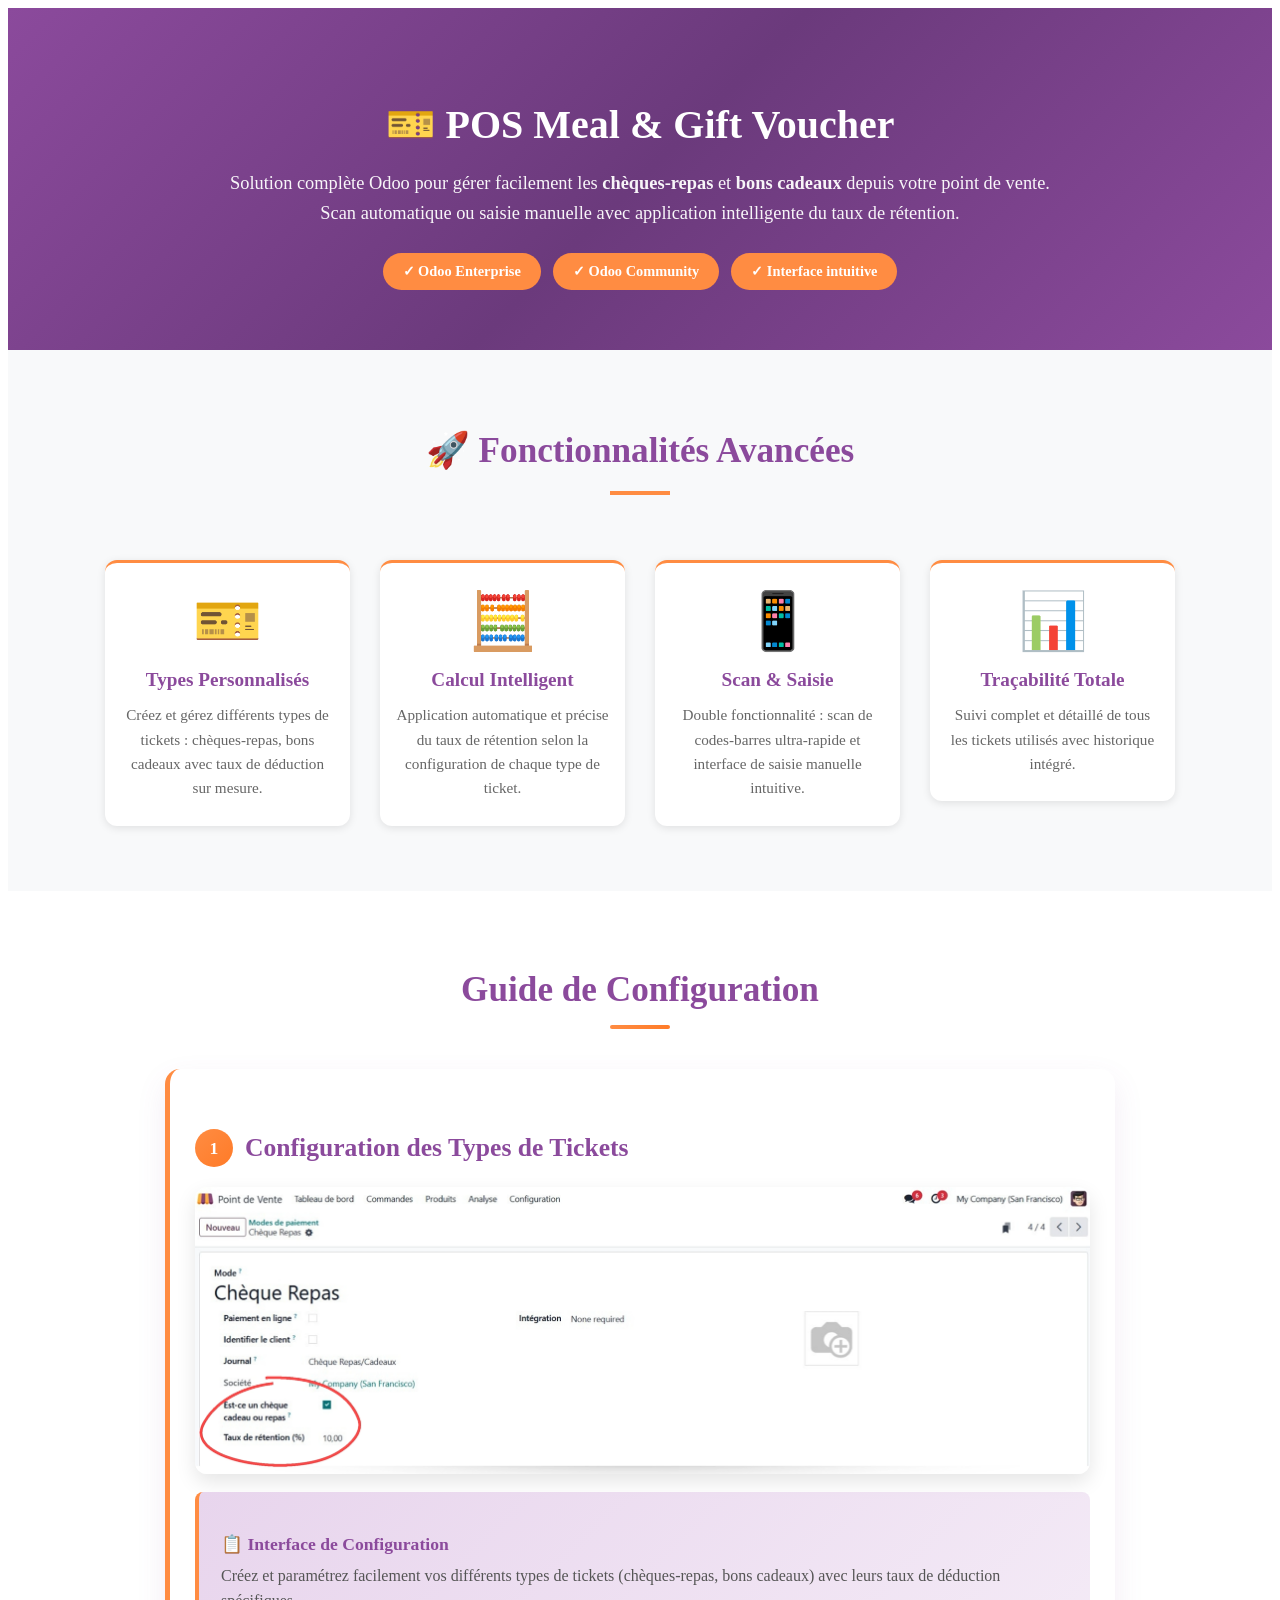
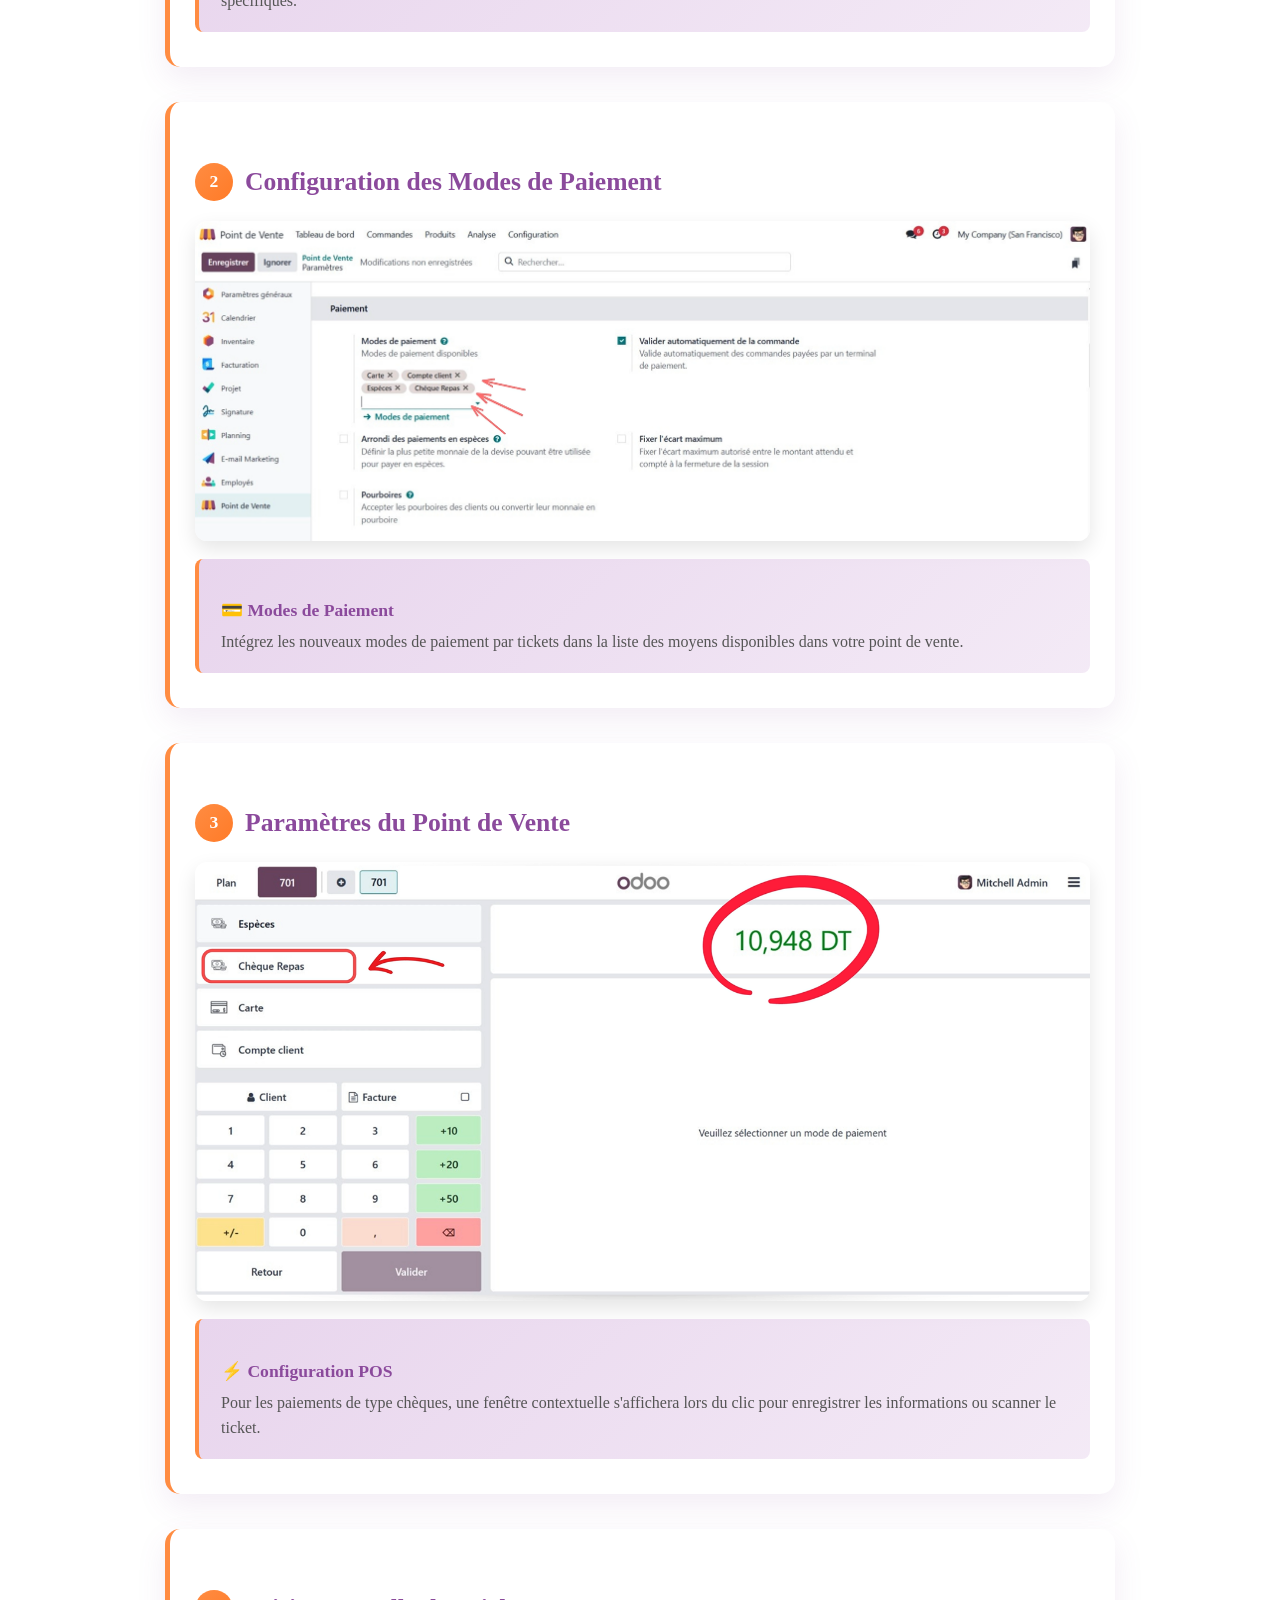
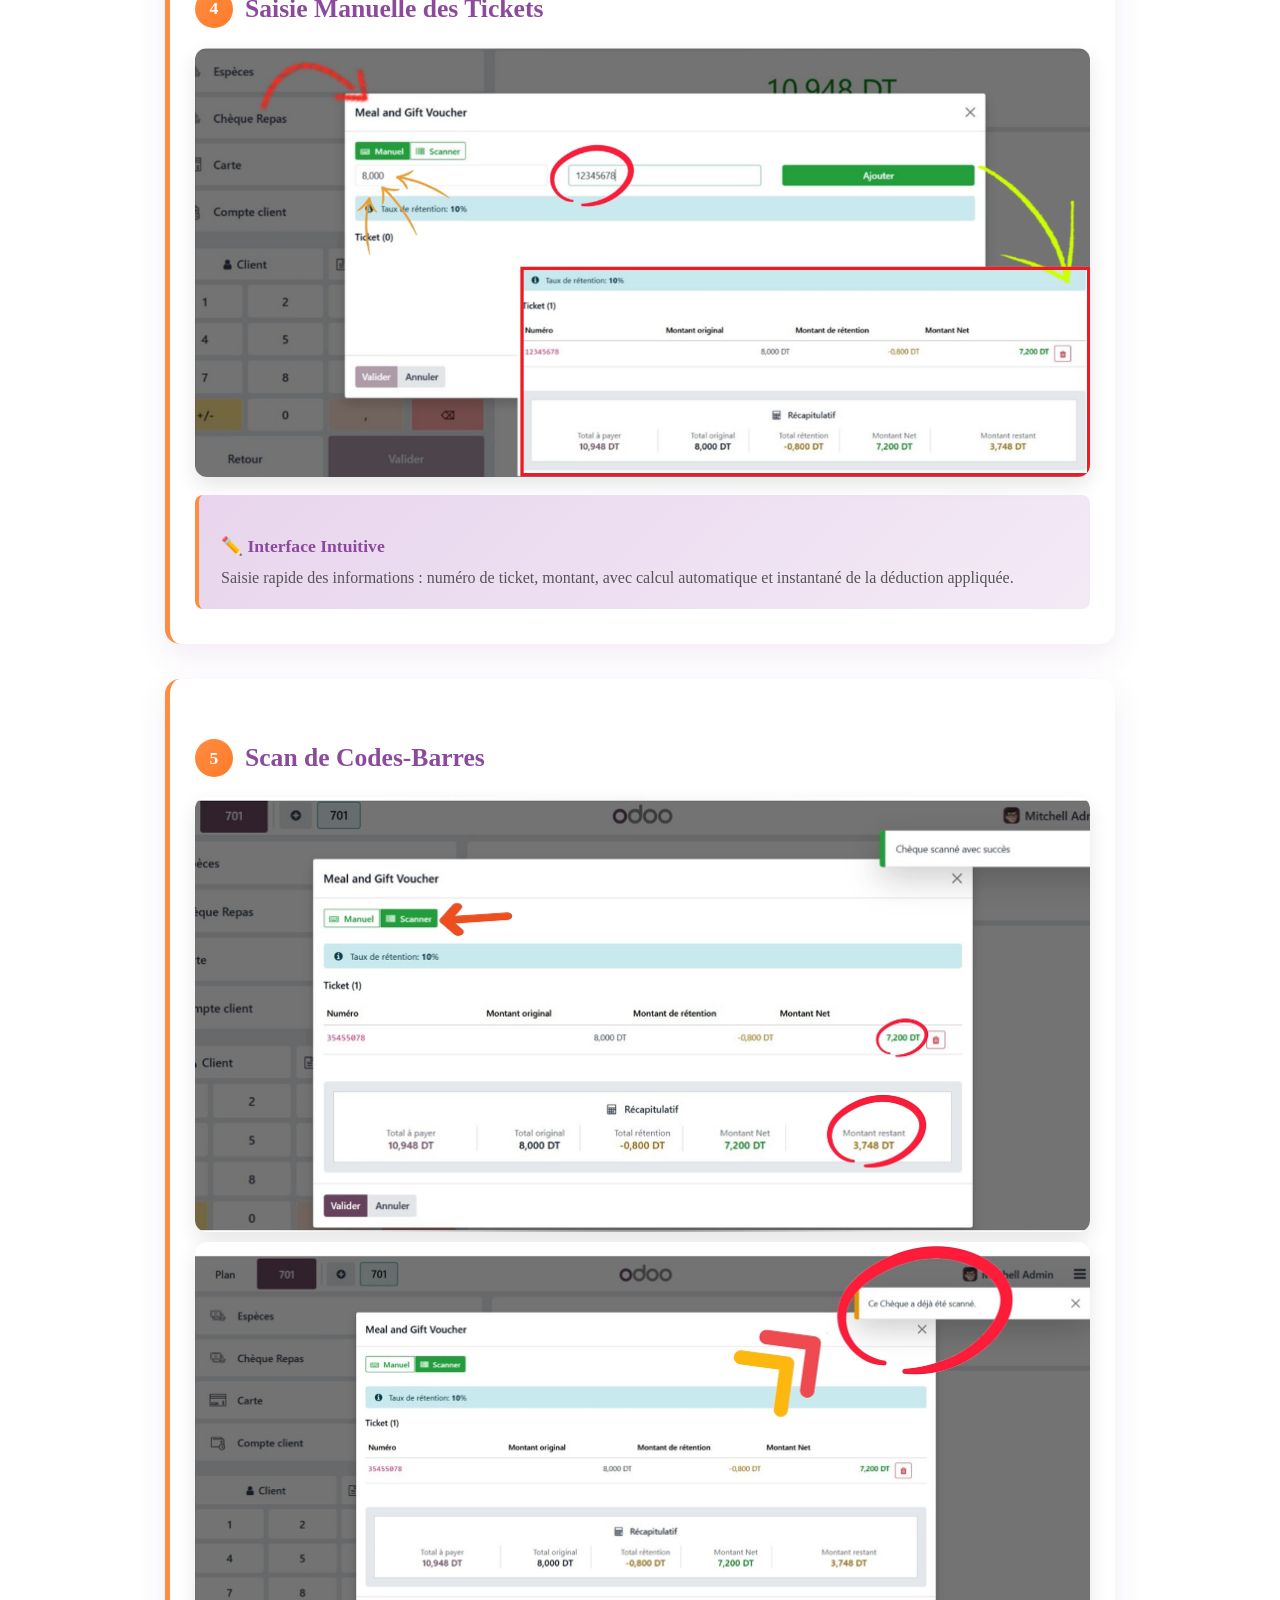
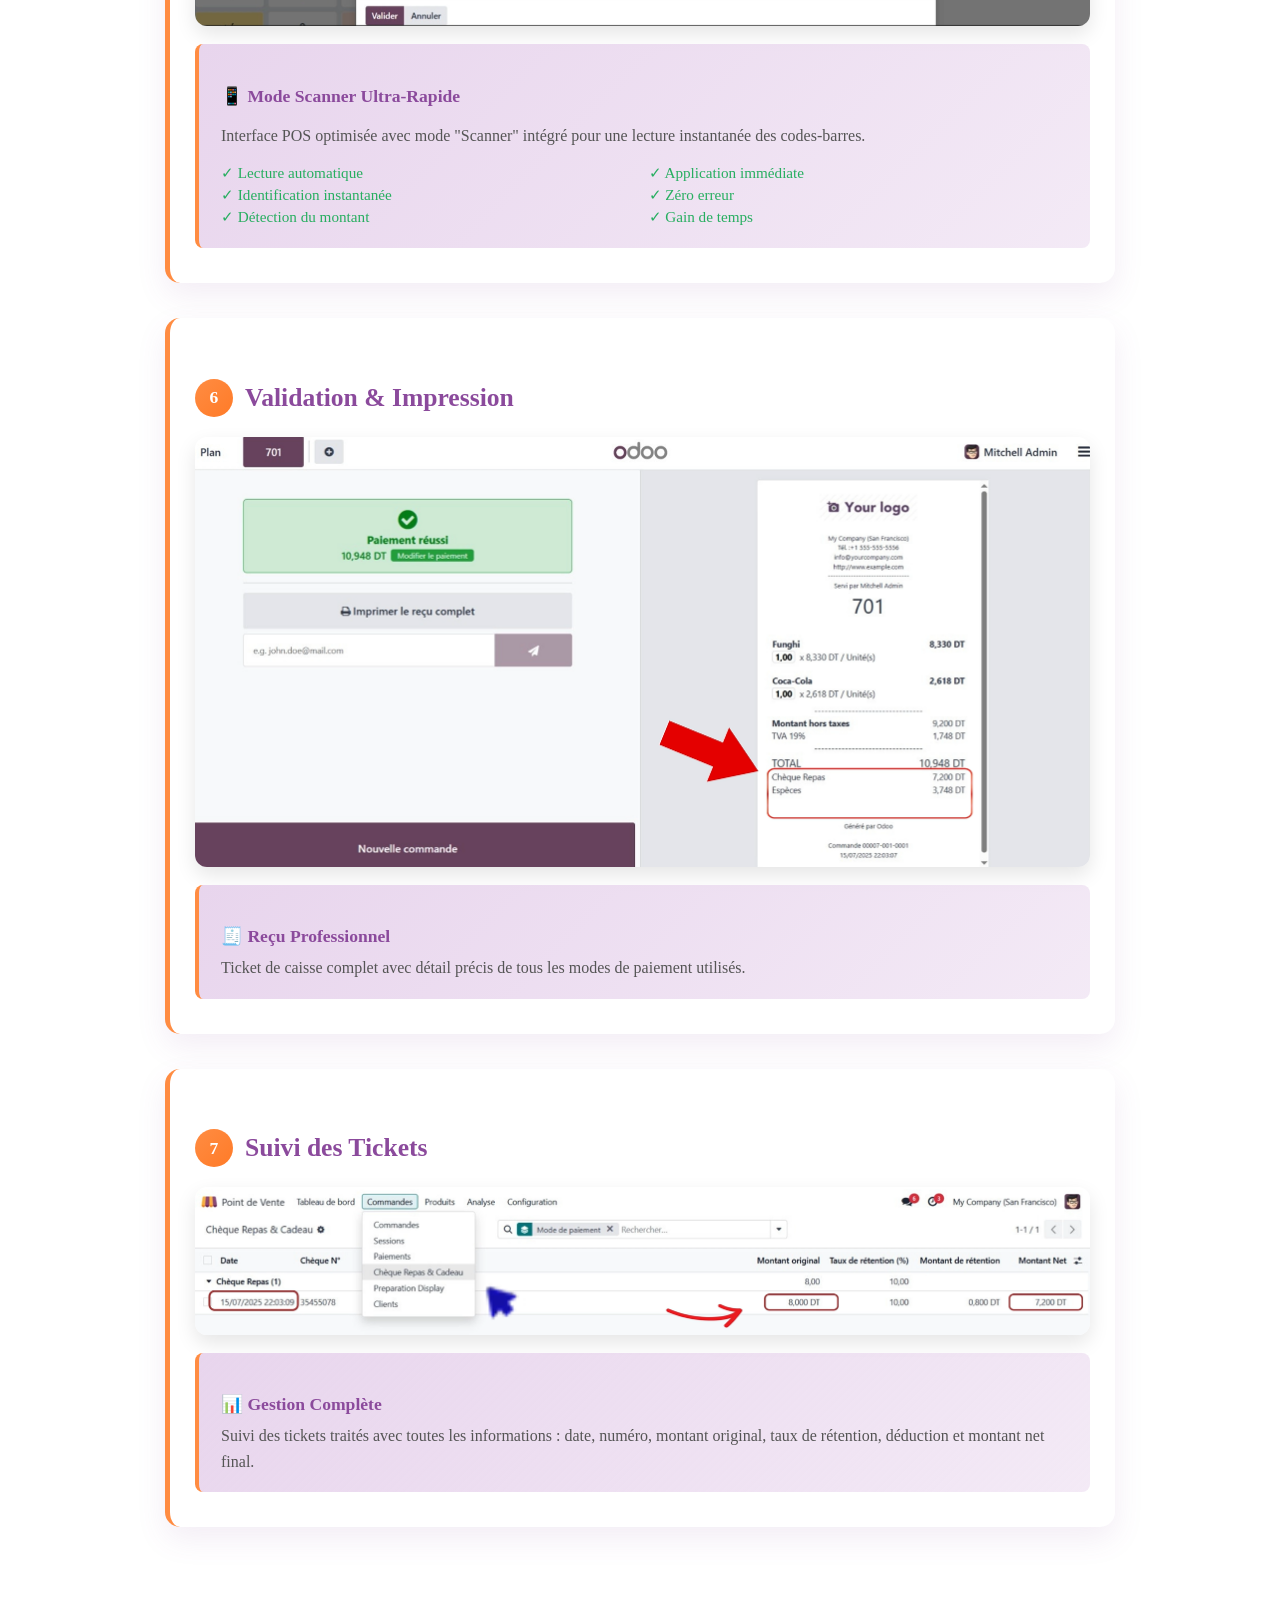
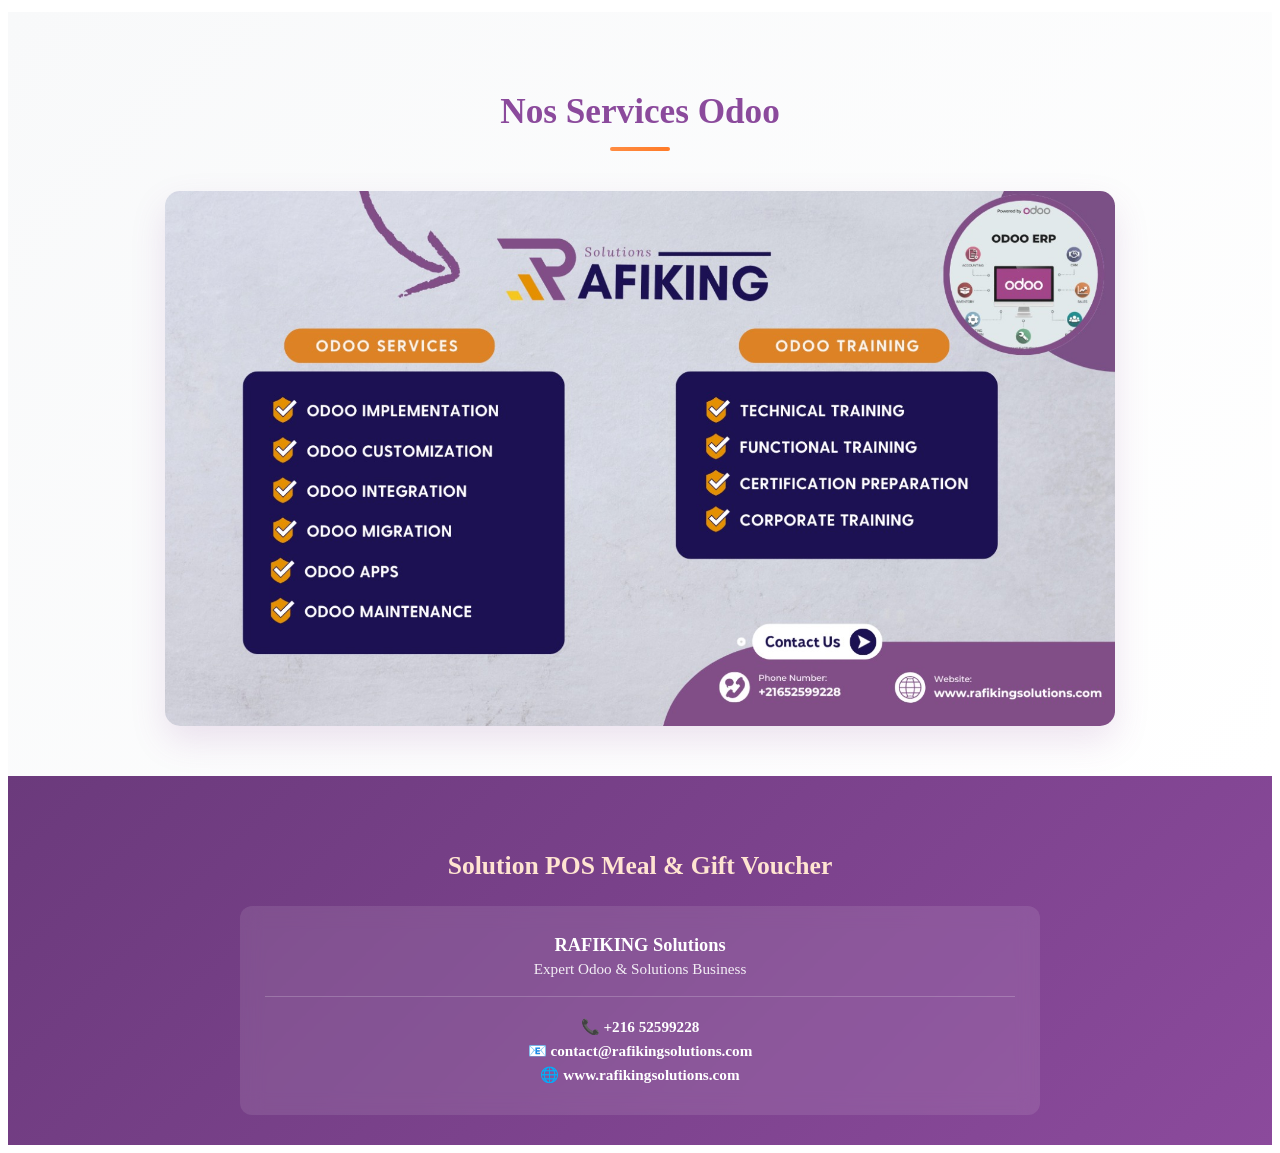
<file: pos_meal_and_gift_voucher/static/description/index1.html>
<!DOCTYPE html>
<html lang="fr">
<head>
    <meta charset="UTF-8">
    <meta name="viewport" content="width=device-width, initial-scale=1.0">
</head>
<body>

<!-- Hero Section -->
<section style="background: linear-gradient(135deg, #8B4A9C 0%, #6B3A7C 50%, #8B4A9C 100%); color: white; padding: 60px 20px; text-align: center; margin: 0;">
    <h1 style="font-size: 2.5rem; font-weight: 800; margin-bottom: 20px; line-height: 1.2;">🎫 POS Meal & Gift Voucher</h1>
    <p style="font-size: 1.15rem; margin-bottom: 25px; opacity: 0.95; max-width: 850px; margin-left: auto; margin-right: auto; line-height: 1.6;">
        Solution complète Odoo pour gérer facilement les <strong>chèques-repas</strong> et <strong>bons cadeaux</strong> depuis votre point de vente.<br>
        Scan automatique ou saisie manuelle avec application intelligente du taux de rétention.
    </p>
    <div style="display: flex; justify-content: center; gap: 12px; flex-wrap: wrap; margin-top: 25px;">
        <span style="background: #FF8C42; color: white; padding: 10px 20px; border-radius: 20px; font-weight: 600; font-size: 0.9rem;">✓ Odoo Enterprise</span>
        <span style="background: #FF8C42; color: white; padding: 10px 20px; border-radius: 20px; font-weight: 600; font-size: 0.9rem;">✓ Odoo Community</span>
        <span style="background: #FF8C42; color: white; padding: 10px 20px; border-radius: 20px; font-weight: 600; font-size: 0.9rem;">✓ Interface intuitive</span>
    </div>
</section>

<!-- Fonctionnalités Clés -->
<section style="padding: 50px 20px; background-color: #F8F9FA;">
    <div style="text-align: center; margin-bottom: 50px;">
        <h2 style="font-size: 2.2rem; color: #8B4A9C; margin-bottom: 10px; font-weight: 700;">🚀 Fonctionnalités Avancées</h2>
        <hr style="width: 60px; height: 4px; background-color: #FF8C42; border: none; margin: 20px auto;">
    </div>

    <table width="100%" cellpadding="15" cellspacing="0" style="max-width: 1100px; margin: 0 auto;">
        <tr>
            <td width="25%" align="center" valign="top" style="padding: 15px;">
                <div style="background-color: white; border-radius: 12px; padding: 25px 15px; border-top: 3px solid #FF8C42; box-shadow: 0 2px 8px rgba(0,0,0,0.1);">
                    <p style="font-size: 3.5rem; margin: 0 0 15px 0;">🎫</p>
                    <h3 style="color: #8B4A9C; font-size: 1.2rem; margin: 0 0 12px 0; font-weight: 600;">Types Personnalisés</h3>
                    <p style="color: #666; line-height: 1.6; margin: 0; font-size: 0.95rem;">Créez et gérez différents types de tickets : chèques-repas, bons cadeaux avec taux de déduction sur mesure.</p>
                </div>
            </td>
            <td width="25%" align="center" valign="top" style="padding: 15px;">
                <div style="background-color: white; border-radius: 12px; padding: 25px 15px; border-top: 3px solid #FF8C42; box-shadow: 0 2px 8px rgba(0,0,0,0.1);">
                    <p style="font-size: 3.5rem; margin: 0 0 15px 0;">🧮</p>
                    <h3 style="color: #8B4A9C; font-size: 1.2rem; margin: 0 0 12px 0; font-weight: 600;">Calcul Intelligent</h3>
                    <p style="color: #666; line-height: 1.6; margin: 0; font-size: 0.95rem;">Application automatique et précise du taux de rétention selon la configuration de chaque type de ticket.</p>
                </div>
            </td>
            <td width="25%" align="center" valign="top" style="padding: 15px;">
                <div style="background-color: white; border-radius: 12px; padding: 25px 15px; border-top: 3px solid #FF8C42; box-shadow: 0 2px 8px rgba(0,0,0,0.1);">
                    <p style="font-size: 3.5rem; margin: 0 0 15px 0;">📱</p>
                    <h3 style="color: #8B4A9C; font-size: 1.2rem; margin: 0 0 12px 0; font-weight: 600;">Scan & Saisie</h3>
                    <p style="color: #666; line-height: 1.6; margin: 0; font-size: 0.95rem;">Double fonctionnalité : scan de codes-barres ultra-rapide et interface de saisie manuelle intuitive.</p>
                </div>
            </td>
            <td width="25%" align="center" valign="top" style="padding: 15px;">
                <div style="background-color: white; border-radius: 12px; padding: 25px 15px; border-top: 3px solid #FF8C42; box-shadow: 0 2px 8px rgba(0,0,0,0.1);">
                    <p style="font-size: 3.5rem; margin: 0 0 15px 0;">📊</p>
                    <h3 style="color: #8B4A9C; font-size: 1.2rem; margin: 0 0 12px 0; font-weight: 600;">Traçabilité Totale</h3>
                    <p style="color: #666; line-height: 1.6; margin: 0; font-size: 0.95rem;">Suivi complet et détaillé de tous les tickets utilisés avec historique intégré.</p>
                </div>
            </td>
        </tr>
    </table>
</section>

<!-- Configuration Steps -->
<section style="padding: 50px 20px; background: white;">
    <h2 style="text-align: center; font-size: 2.2rem; color: #8B4A9C; margin-bottom: 15px; font-weight: 700;">Guide de Configuration</h2>
    <div style="text-align: center; margin-bottom: 40px;">
        <div style="width: 60px; height: 4px; background: linear-gradient(90deg, #FF8C42, #FF7B28); margin: 0 auto; border-radius: 2px;"></div>
    </div>
    
    <div style="max-width: 950px; margin: 0 auto;">

        <!-- Étape 1 -->
        <div style="background: #FFFFFF; border-radius: 15px; padding: 35px 25px; margin-bottom: 35px; box-shadow: 0 12px 30px rgba(139, 74, 156, 0.1); border-left: 5px solid #FF8C42;">
            <h3 style="color: #8B4A9C; font-size: 1.6rem; margin-bottom: 20px; font-weight: 700; display: flex; align-items: center; gap: 12px;">
                <span style="background: linear-gradient(135deg, #FF8C42, #FF7B28); color: white; min-width: 38px; height: 38px; border-radius: 50%; display: inline-flex; align-items: center; justify-content: center; font-weight: 700; font-size: 1.1rem;">1</span>
                Configuration des Types de Tickets
            </h3>
            <img src="/pos_meal_and_gift_voucher/static/description/1.jpeg" alt="Configuration Types Tickets" style="width: 100%; max-width: 100%; border-radius: 12px; margin: 18px 0; box-shadow: 0 8px 20px rgba(0,0,0,0.1); display: block;">
            <div style="background: linear-gradient(135deg, #E8D5ED, rgba(232, 213, 237, 0.5)); padding: 18px 22px; border-radius: 8px; border-left: 4px solid #FF8C42; margin-top: 18px;">
                <h4 style="color: #8B4A9C; font-weight: 600; margin-bottom: 8px; font-size: 1.1rem;">📋 Interface de Configuration</h4>
                <p style="color: #555; margin: 0; line-height: 1.6;">Créez et paramétrez facilement vos différents types de tickets (chèques-repas, bons cadeaux) avec leurs taux de déduction spécifiques.</p>
            </div>
        </div>

        <!-- Étape 2 -->
        <div style="background: #FFFFFF; border-radius: 15px; padding: 35px 25px; margin-bottom: 35px; box-shadow: 0 12px 30px rgba(139, 74, 156, 0.1); border-left: 5px solid #FF8C42;">
            <h3 style="color: #8B4A9C; font-size: 1.6rem; margin-bottom: 20px; font-weight: 700; display: flex; align-items: center; gap: 12px;">
                <span style="background: linear-gradient(135deg, #FF8C42, #FF7B28); color: white; min-width: 38px; height: 38px; border-radius: 50%; display: inline-flex; align-items: center; justify-content: center; font-weight: 700; font-size: 1.1rem;">2</span>
                Configuration des Modes de Paiement
            </h3>
            <img src="/pos_meal_and_gift_voucher/static/description/2.jpeg" alt="Configuration Mode Paiement" style="width: 100%; max-width: 100%; border-radius: 12px; margin: 18px 0; box-shadow: 0 8px 20px rgba(0,0,0,0.1); display: block;">
            <div style="background: linear-gradient(135deg, #E8D5ED, rgba(232, 213, 237, 0.5)); padding: 18px 22px; border-radius: 8px; border-left: 4px solid #FF8C42; margin-top: 18px;">
                <h4 style="color: #8B4A9C; font-weight: 600; margin-bottom: 8px; font-size: 1.1rem;">💳 Modes de Paiement</h4>
                <p style="color: #555; margin: 0; line-height: 1.6;">Intégrez les nouveaux modes de paiement par tickets dans la liste des moyens disponibles dans votre point de vente.</p>
            </div>
        </div>

        <!-- Étape 3 -->
        <div style="background: #FFFFFF; border-radius: 15px; padding: 35px 25px; margin-bottom: 35px; box-shadow: 0 12px 30px rgba(139, 74, 156, 0.1); border-left: 5px solid #FF8C42;">
            <h3 style="color: #8B4A9C; font-size: 1.6rem; margin-bottom: 20px; font-weight: 700; display: flex; align-items: center; gap: 12px;">
                <span style="background: linear-gradient(135deg, #FF8C42, #FF7B28); color: white; min-width: 38px; height: 38px; border-radius: 50%; display: inline-flex; align-items: center; justify-content: center; font-weight: 700; font-size: 1.1rem;">3</span>
                Paramètres du Point de Vente
            </h3>
            <img src="/pos_meal_and_gift_voucher/static/description/3.jpeg" alt="Paramètres POS" style="width: 100%; max-width: 100%; border-radius: 12px; margin: 18px 0; box-shadow: 0 8px 20px rgba(0,0,0,0.1); display: block;">
            <div style="background: linear-gradient(135deg, #E8D5ED, rgba(232, 213, 237, 0.5)); padding: 18px 22px; border-radius: 8px; border-left: 4px solid #FF8C42; margin-top: 18px;">
                <h4 style="color: #8B4A9C; font-weight: 600; margin-bottom: 8px; font-size: 1.1rem;">⚡ Configuration POS</h4>
                <p style="color: #555; margin: 0; line-height: 1.6;">Pour les paiements de type chèques, une fenêtre contextuelle s'affichera lors du clic pour enregistrer les informations ou scanner le ticket.</p>
            </div>
        </div>

        <!-- Étape 4 -->
        <div style="background: #FFFFFF; border-radius: 15px; padding: 35px 25px; margin-bottom: 35px; box-shadow: 0 12px 30px rgba(139, 74, 156, 0.1); border-left: 5px solid #FF8C42;">
            <h3 style="color: #8B4A9C; font-size: 1.6rem; margin-bottom: 20px; font-weight: 700; display: flex; align-items: center; gap: 12px;">
                <span style="background: linear-gradient(135deg, #FF8C42, #FF7B28); color: white; min-width: 38px; height: 38px; border-radius: 50%; display: inline-flex; align-items: center; justify-content: center; font-weight: 700; font-size: 1.1rem;">4</span>
                Saisie Manuelle des Tickets
            </h3>
            <img src="/pos_meal_and_gift_voucher/static/description/4.jpeg" alt="Saisie manuelle" style="width: 100%; max-width: 100%; border-radius: 12px; margin: 18px 0; box-shadow: 0 8px 20px rgba(0,0,0,0.1); display: block;">
            <div style="background: linear-gradient(135deg, #E8D5ED, rgba(232, 213, 237, 0.5)); padding: 18px 22px; border-radius: 8px; border-left: 4px solid #FF8C42; margin-top: 18px;">
                <h4 style="color: #8B4A9C; font-weight: 600; margin-bottom: 8px; font-size: 1.1rem;">✏️ Interface Intuitive</h4>
                <p style="color: #555; margin: 0; line-height: 1.6;">Saisie rapide des informations : numéro de ticket, montant, avec calcul automatique et instantané de la déduction appliquée.</p>
            </div>
        </div>

        <!-- Étape 5 -->
        <div style="background: #FFFFFF; border-radius: 15px; padding: 35px 25px; margin-bottom: 35px; box-shadow: 0 12px 30px rgba(139, 74, 156, 0.1); border-left: 5px solid #FF8C42;">
            <h3 style="color: #8B4A9C; font-size: 1.6rem; margin-bottom: 20px; font-weight: 700; display: flex; align-items: center; gap: 12px;">
                <span style="background: linear-gradient(135deg, #FF8C42, #FF7B28); color: white; min-width: 38px; height: 38px; border-radius: 50%; display: inline-flex; align-items: center; justify-content: center; font-weight: 700; font-size: 1.1rem;">5</span>
                Scan de Codes-Barres
            </h3>
            <img src="/pos_meal_and_gift_voucher/static/description/6.jpeg" alt="Interface scan" style="width: 100%; max-width: 100%; border-radius: 12px; margin: 18px 0 10px 0; box-shadow: 0 8px 20px rgba(0,0,0,0.1); display: block;">
            <img src="/pos_meal_and_gift_voucher/static/description/7.jpeg" alt="Résultat scan" style="width: 100%; max-width: 100%; border-radius: 12px; margin: 10px 0 18px 0; box-shadow: 0 8px 20px rgba(0,0,0,0.1); display: block;">
            <div style="background: linear-gradient(135deg, #E8D5ED, rgba(232, 213, 237, 0.5)); padding: 18px 22px; border-radius: 8px; border-left: 4px solid #FF8C42; margin-top: 18px;">
                <h4 style="color: #8B4A9C; font-weight: 600; margin-bottom: 12px; font-size: 1.1rem;">📱 Mode Scanner Ultra-Rapide</h4>
                <p style="color: #555; margin-bottom: 12px; line-height: 1.6;">Interface POS optimisée avec mode "Scanner" intégré pour une lecture instantanée des codes-barres.</p>
                <div style="display: grid; grid-template-columns: repeat(auto-fit, minmax(220px, 1fr)); gap: 8px; margin-top: 12px;">
                    <div>
                        <p style="color: #27AE60; margin: 4px 0; font-size: 0.95rem;">✓ Lecture automatique</p>
                        <p style="color: #27AE60; margin: 4px 0; font-size: 0.95rem;">✓ Identification instantanée</p>
                        <p style="color: #27AE60; margin: 4px 0; font-size: 0.95rem;">✓ Détection du montant</p>
                    </div>
                    <div>
                        <p style="color: #27AE60; margin: 4px 0; font-size: 0.95rem;">✓ Application immédiate</p>
                        <p style="color: #27AE60; margin: 4px 0; font-size: 0.95rem;">✓ Zéro erreur</p>
                        <p style="color: #27AE60; margin: 4px 0; font-size: 0.95rem;">✓ Gain de temps</p>
                    </div>
                </div>
            </div>
        </div>

        <!-- Étape 6 -->
        <div style="background: #FFFFFF; border-radius: 15px; padding: 35px 25px; margin-bottom: 35px; box-shadow: 0 12px 30px rgba(139, 74, 156, 0.1); border-left: 5px solid #FF8C42;">
            <h3 style="color: #8B4A9C; font-size: 1.6rem; margin-bottom: 20px; font-weight: 700; display: flex; align-items: center; gap: 12px;">
                <span style="background: linear-gradient(135deg, #FF8C42, #FF7B28); color: white; min-width: 38px; height: 38px; border-radius: 50%; display: inline-flex; align-items: center; justify-content: center; font-weight: 700; font-size: 1.1rem;">6</span>
                Validation & Impression
            </h3>
            <img src="/pos_meal_and_gift_voucher/static/description/9.jpeg" alt="Ticket imprimé" style="width: 100%; max-width: 100%; border-radius: 12px; margin: 18px 0; box-shadow: 0 8px 20px rgba(0,0,0,0.1); display: block;">
            <div style="background: linear-gradient(135deg, #E8D5ED, rgba(232, 213, 237, 0.5)); padding: 18px 22px; border-radius: 8px; border-left: 4px solid #FF8C42; margin-top: 18px;">
                <h4 style="color: #8B4A9C; font-weight: 600; margin-bottom: 8px; font-size: 1.1rem;">🧾 Reçu Professionnel</h4>
                <p style="color: #555; margin: 0; line-height: 1.6;">Ticket de caisse complet avec détail précis de tous les modes de paiement utilisés.</p>
            </div>
        </div>

        <!-- Étape 7 -->
        <div style="background: #FFFFFF; border-radius: 15px; padding: 35px 25px; margin-bottom: 35px; box-shadow: 0 12px 30px rgba(139, 74, 156, 0.1); border-left: 5px solid #FF8C42;">
            <h3 style="color: #8B4A9C; font-size: 1.6rem; margin-bottom: 20px; font-weight: 700; display: flex; align-items: center; gap: 12px;">
                <span style="background: linear-gradient(135deg, #FF8C42, #FF7B28); color: white; min-width: 38px; height: 38px; border-radius: 50%; display: inline-flex; align-items: center; justify-content: center; font-weight: 700; font-size: 1.1rem;">7</span>
                Suivi des Tickets
            </h3>
            <img src="/pos_meal_and_gift_voucher/static/description/10.jpeg" alt="Liste des tickets" style="width: 100%; max-width: 100%; border-radius: 12px; margin: 18px 0; box-shadow: 0 8px 20px rgba(0,0,0,0.1); display: block;">
            <div style="background: linear-gradient(135deg, #E8D5ED, rgba(232, 213, 237, 0.5)); padding: 18px 22px; border-radius: 8px; border-left: 4px solid #FF8C42; margin-top: 18px;">
                <h4 style="color: #8B4A9C; font-weight: 600; margin-bottom: 8px; font-size: 1.1rem;">📊 Gestion Complète</h4>
                <p style="color: #555; margin: 0; line-height: 1.6;">Suivi des tickets traités avec toutes les informations : date, numéro, montant original, taux de rétention, déduction et montant net final.</p>
            </div>
        </div>

    </div>
</section>

<!-- Services Section -->
<section style="padding: 50px 20px; background: linear-gradient(135deg, #F8F9FA, white);">
    <h2 style="text-align: center; font-size: 2.2rem; color: #8B4A9C; margin-bottom: 15px; font-weight: 700;">Nos Services Odoo</h2>
    <div style="text-align: center; margin-bottom: 40px;">
        <div style="width: 60px; height: 4px; background: linear-gradient(90deg, #FF8C42, #FF7B28); margin: 0 auto; border-radius: 2px;"></div>
    </div>
    <div style="text-align: center; max-width: 950px; margin: 0 auto;">
        <img src="/pos_meal_and_gift_voucher/static/description/services.jpeg" alt="Services Rafiking Solutions" style="width: 100%; max-width: 100%; border-radius: 15px; box-shadow: 0 15px 35px rgba(139, 74, 156, 0.15); display: block;">
    </div>
</section>

<!-- Footer -->
<section style="background: linear-gradient(135deg, #6B3A7C, #8B4A9C); color: white; padding: 50px 20px 30px; text-align: center;">
    <h3 style="font-size: 1.6rem; margin-bottom: 25px; color: #FFE4D1; font-weight: 600;">Solution POS Meal & Gift Voucher</h3>
    
    <div style="background: rgba(255, 255, 255, 0.1); padding: 25px; border-radius: 12px; max-width: 750px; margin: 0 auto; backdrop-filter: blur(10px);">
        <div style="margin-bottom: 18px;">
            <p style="margin: 4px 0; font-size: 1.15rem; font-weight: 600;">RAFIKING Solutions</p>
            <p style="margin: 4px 0; font-size: 0.95rem; opacity: 0.9;">Expert Odoo & Solutions Business</p>
        </div>
        <div style="border-top: 1px solid rgba(255,255,255,0.2); padding-top: 15px; margin-top: 15px;">
            <p style="margin: 6px 0; font-size: 0.95rem;">📞 <strong>+216 52599228</strong></p>
            <p style="margin: 6px 0; font-size: 0.95rem;">📧 <strong>contact@rafikingsolutions.com</strong></p>
            <p style="margin: 6px 0; font-size: 0.95rem;">🌐 <strong>www.rafikingsolutions.com</strong></p>
        </div>
    </div>
</section>

</body>
</html>
</file>
